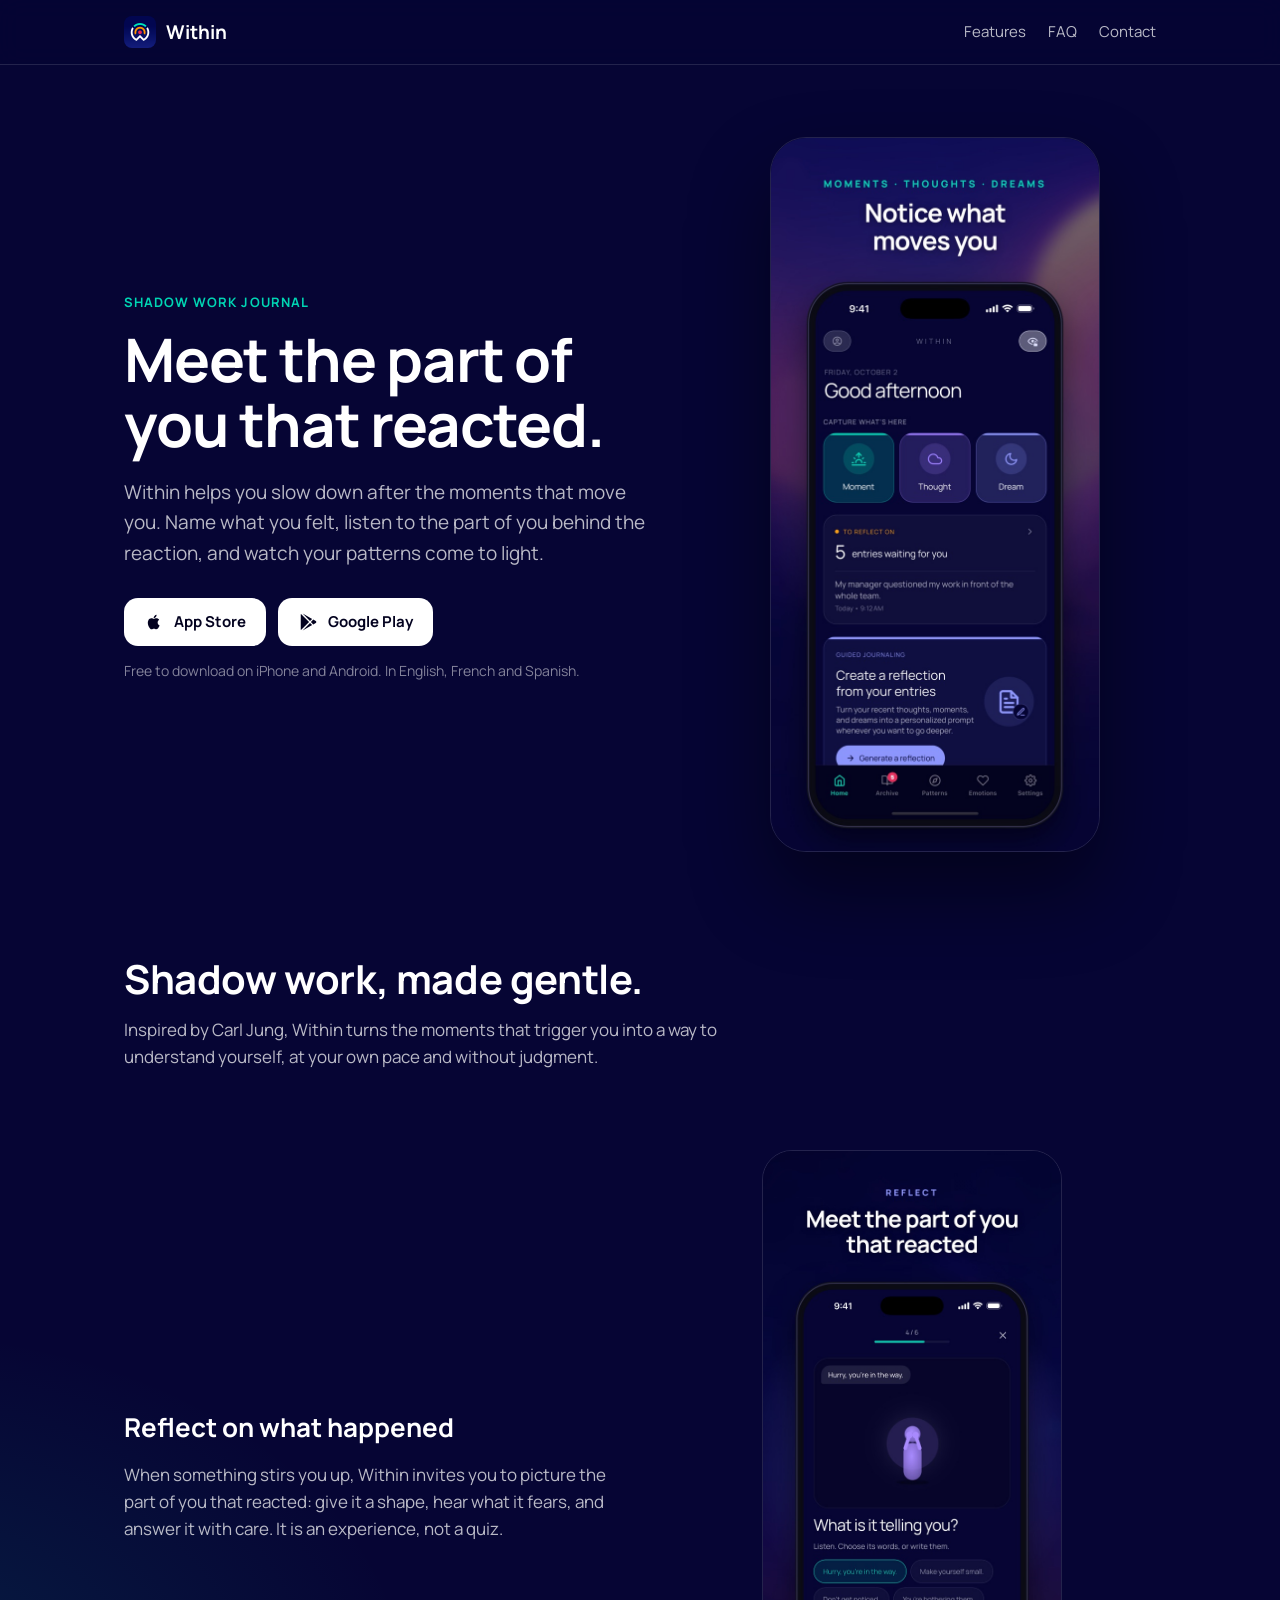
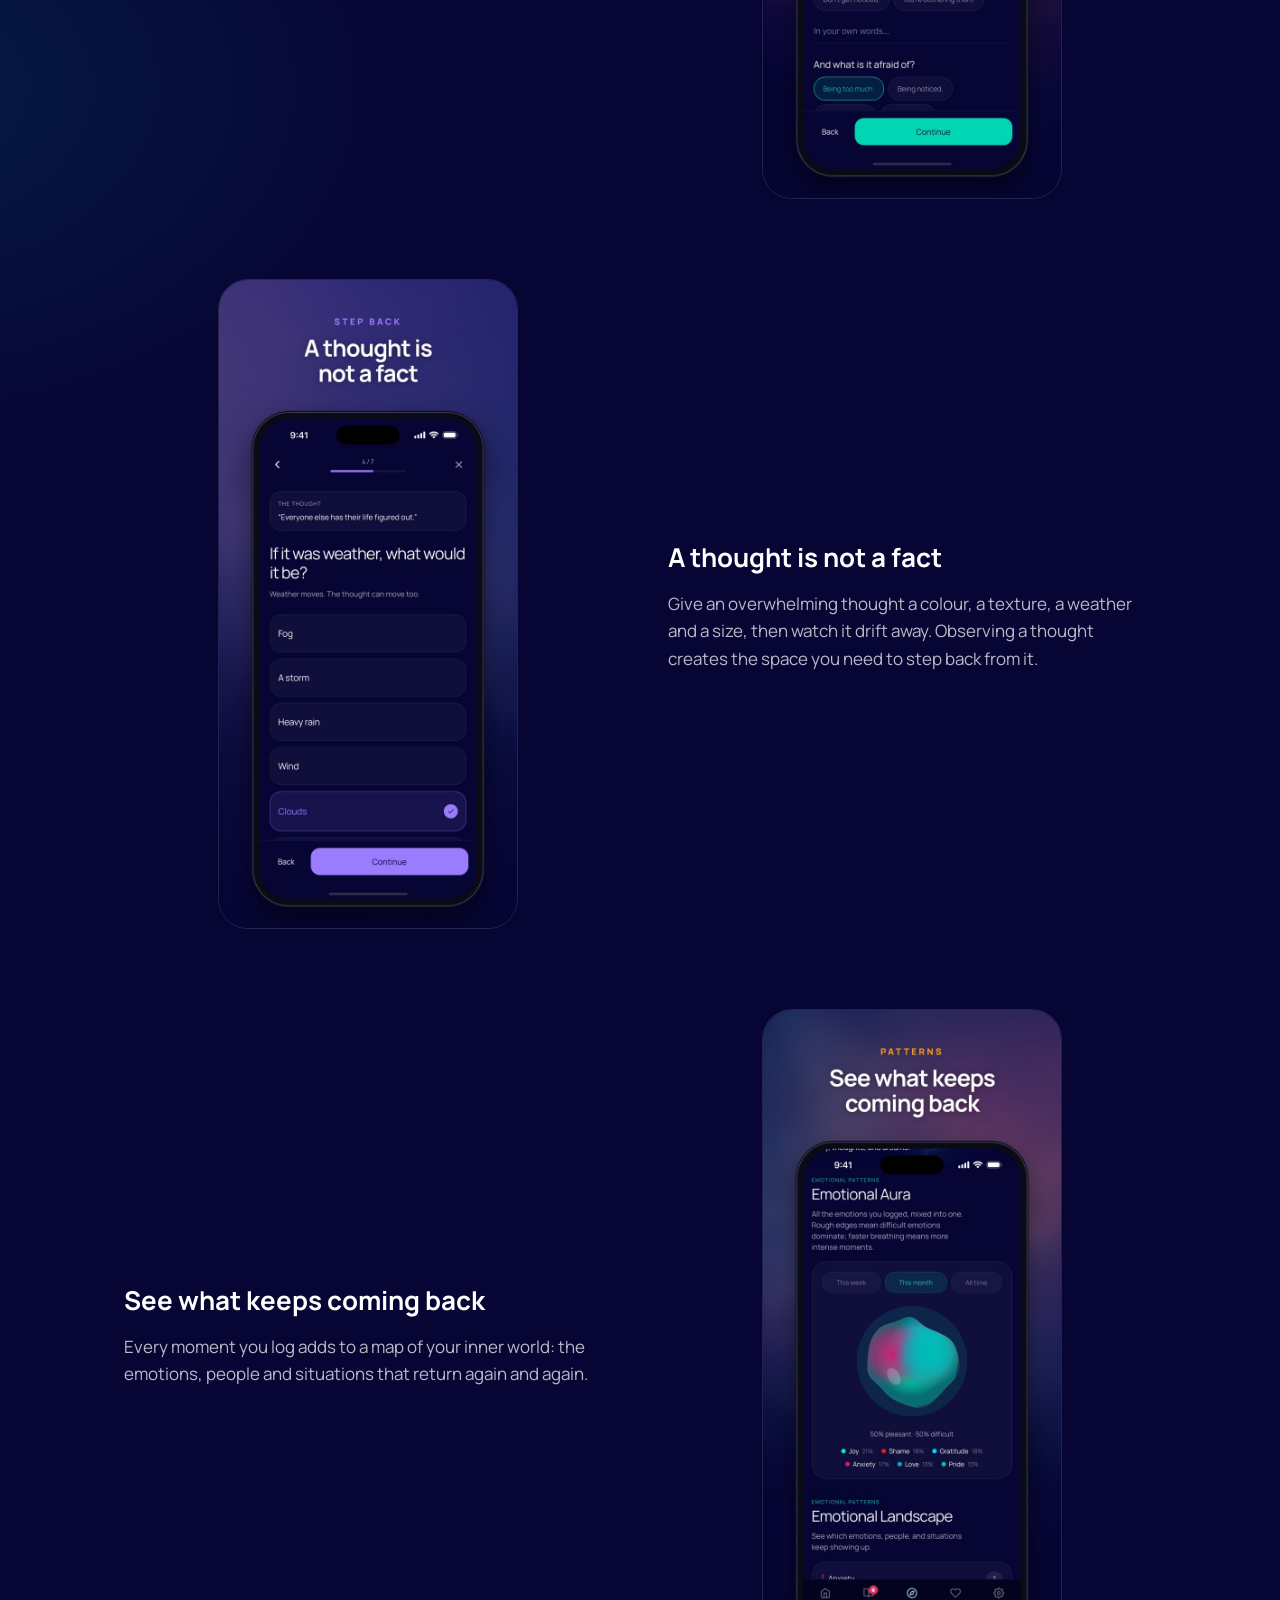
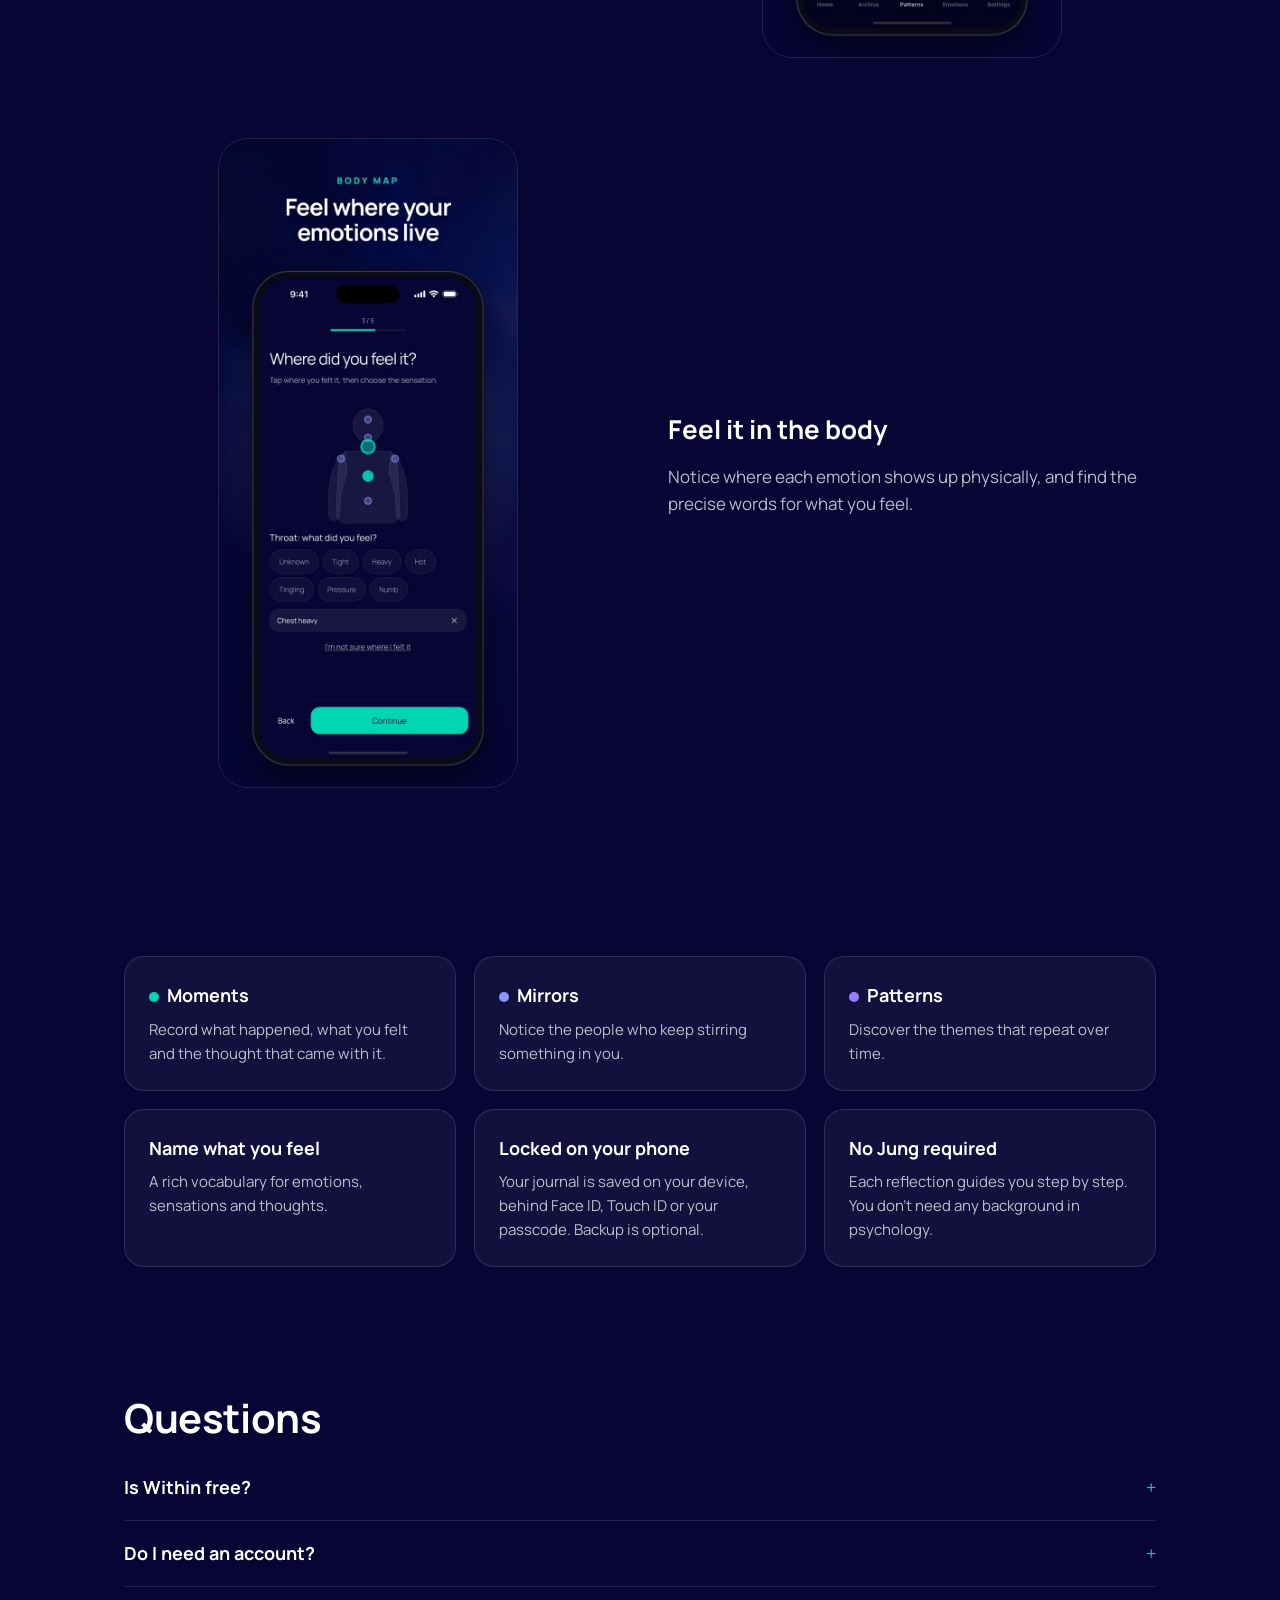
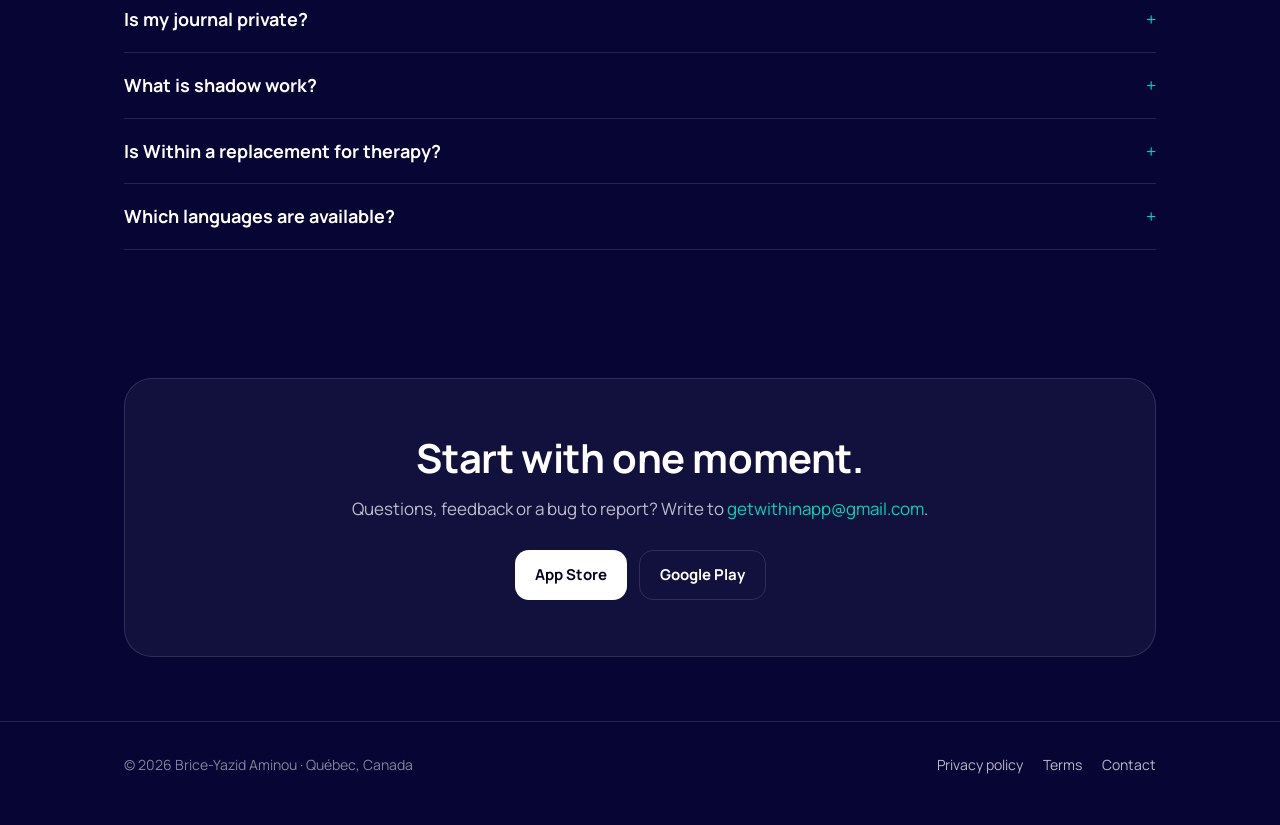
<file: index.html>
<!doctype html>
<html lang="en">
<head>
  <meta charset="utf-8">
  <meta name="viewport" content="width=device-width, initial-scale=1">
  <title>Within: Shadow Work Journal</title>
  <meta name="description" content="Within is a Jungian shadow work journal for iPhone and Android. Log the moments that move you, meet the part of you that reacted, and see the patterns that keep coming back.">
  <link rel="canonical" href="https://aswithin.io/">
  <meta property="og:title" content="Within: Shadow Work Journal">
  <meta property="og:description" content="Log the moments that move you, meet the part of you that reacted, and see the patterns that keep coming back.">
  <meta property="og:type" content="website">
  <meta property="og:url" content="https://aswithin.io/">
  <meta property="og:image" content="https://aswithin.io/img/01-capture.jpg">
  <link rel="icon" href="/favicon.png">
  <link rel="apple-touch-icon" href="/apple-touch-icon.png">
  <link rel="preconnect" href="https://fonts.googleapis.com">
  <link rel="preconnect" href="https://fonts.gstatic.com" crossorigin>
  <link href="https://fonts.googleapis.com/css2?family=Manrope:wght@400;600;700;800&display=swap" rel="stylesheet">
  <link rel="stylesheet" href="/style.css">
  <script type="application/ld+json">
  {
    "@context": "https://schema.org",
    "@type": "MobileApplication",
    "name": "Within: Shadow Work Journal",
    "operatingSystem": "iOS, Android",
    "applicationCategory": "LifestyleApplication",
    "url": "https://aswithin.io/",
    "author": { "@type": "Person", "name": "Brice-Yazid Aminou" },
    "offers": { "@type": "Offer", "price": "0", "priceCurrency": "USD" }
  }
  </script>
</head>
<body>
  <header class="site">
    <div class="wrap">
      <a class="brand" href="/"><img src="/img/icon.png" alt="">Within</a>
      <nav class="links">
        <a href="#features">Features</a>
        <a href="#faq">FAQ</a>
        <a href="#contact">Contact</a>
      </nav>
    </div>
  </header>

  <main>
    <div class="wrap hero">
      <div>
        <p class="eyebrow">Shadow work journal</p>
        <h1>Meet the part of you that reacted.</h1>
        <p class="lede">Within helps you slow down after the moments that move you. Name what you felt, listen to the part of you behind the reaction, and watch your patterns come to light.</p>
        <div class="badges" id="download">
          <a class="badge" href="https://apps.apple.com/app/id6762239886">
            <svg viewBox="0 0 24 24" fill="currentColor" aria-hidden="true"><path d="M16.37 12.6c-.02-2.2 1.8-3.26 1.88-3.31-1.03-1.5-2.62-1.7-3.18-1.73-1.35-.14-2.64.8-3.33.8-.69 0-1.74-.78-2.87-.76-1.47.02-2.83.86-3.59 2.18-1.53 2.66-.39 6.6 1.1 8.75.73 1.05 1.6 2.24 2.73 2.2 1.1-.04 1.51-.71 2.84-.71 1.32 0 1.7.71 2.86.69 1.18-.02 1.93-1.07 2.65-2.13.84-1.22 1.18-2.4 1.2-2.46-.03-.01-2.3-.88-2.32-3.5zM14.2 6.13c.6-.73 1.01-1.75.9-2.76-.87.04-1.92.58-2.54 1.31-.56.65-1.05 1.68-.92 2.67.97.08 1.96-.49 2.56-1.22z"/></svg>
            App Store
          </a>
          <a class="badge" href="https://play.google.com/store/apps/details?id=com.vividmind.within">
            <svg viewBox="0 0 24 24" fill="currentColor" aria-hidden="true"><path d="M3.6 2.3c-.2.2-.3.6-.3 1v17.4c0 .4.1.8.3 1l9.7-9.7L3.6 2.3zm10.8 10.8 2.6 2.6-11.4 6.5 8.8-9.1zm0-2.2L5.6 1.8 17 8.3l-2.6 2.6zm3.9-1.8 3 1.7c.9.5.9 1.9 0 2.4l-3 1.7-2.8-2.9 2.8-2.9z"/></svg>
            Google Play
          </a>
        </div>
        <p class="note">Free to download on iPhone and Android. In English, French and Spanish.</p>
      </div>
      <img class="phone" src="/img/01-capture.jpg" alt="Within app: capturing a moment">
    </div>

    <section id="features">
      <div class="wrap">
        <h2>Shadow work, made gentle.</h2>
        <p class="section-lede">Inspired by Carl Jung, Within turns the moments that trigger you into a way to understand yourself, at your own pace and without judgment.</p>

        <div class="feature">
          <div class="feature-text">
            <h3>Reflect on what happened</h3>
            <p>When something stirs you up, Within invites you to picture the part of you that reacted: give it a shape, hear what it fears, and answer it with care. It is an experience, not a quiz.</p>
          </div>
          <img src="/img/03-reflect.jpg" alt="Reflection screen" loading="lazy">
        </div>

        <div class="feature flip">
          <div class="feature-text">
            <h3>A thought is not a fact</h3>
            <p>Give an overwhelming thought a colour, a texture, a weather and a size, then watch it drift away. Observing a thought creates the space you need to step back from it.</p>
          </div>
          <img src="/img/04-thoughts.jpg" alt="Thought observation screen" loading="lazy">
        </div>

        <div class="feature">
          <div class="feature-text">
            <h3>See what keeps coming back</h3>
            <p>Every moment you log adds to a map of your inner world: the emotions, people and situations that return again and again.</p>
          </div>
          <img src="/img/05-patterns.jpg" alt="Patterns screen" loading="lazy">
        </div>

        <div class="feature flip">
          <div class="feature-text">
            <h3>Feel it in the body</h3>
            <p>Notice where each emotion shows up physically, and find the precise words for what you feel.</p>
          </div>
          <img src="/img/06-body.jpg" alt="Body map screen" loading="lazy">
        </div>
      </div>
    </section>

    <section>
      <div class="wrap">
        <div class="grid">
          <div class="card"><h3><span class="dot" style="background:var(--teal)"></span>Moments</h3><p>Record what happened, what you felt and the thought that came with it.</p></div>
          <div class="card"><h3><span class="dot" style="background:var(--lavender)"></span>Mirrors</h3><p>Notice the people who keep stirring something in you.</p></div>
          <div class="card"><h3><span class="dot" style="background:var(--purple)"></span>Patterns</h3><p>Discover the themes that repeat over time.</p></div>
          <div class="card"><h3>Name what you feel</h3><p>A rich vocabulary for emotions, sensations and thoughts.</p></div>
          <div class="card"><h3>Locked on your phone</h3><p>Your journal is saved on your device, behind Face ID, Touch ID or your passcode. Backup is optional.</p></div>
          <div class="card"><h3>No Jung required</h3><p>Each reflection guides you step by step. You don't need any background in psychology.</p></div>
        </div>
      </div>
    </section>

    <section id="faq">
      <div class="wrap">
        <h2>Questions</h2>
        <details><summary>Is Within free?</summary><p>Yes. Within is free to download and use on iPhone and Android.</p></details>
        <details><summary>Do I need an account?</summary><p>No. You only sign in, with Apple or Google, if you want to back up your journal and restore it on a new phone.</p></details>
        <details><summary>Is my journal private?</summary><p>Your journal is saved on your phone and can be locked with Face ID, Touch ID or your passcode. We don't sell your data, show ads or use your journal to train AI models. The <a href="/privacy">privacy policy</a> explains exactly what is collected and why.</p></details>
        <details><summary>What is shadow work?</summary><p>A practice from Jungian psychology: looking at the parts of yourself you tend to push away. With Within you start from a moment that affected you, meet the part that reacted, and notice patterns over time.</p></details>
        <details><summary>Is Within a replacement for therapy?</summary><p>No. Within is a self-reflection journal, not a medical or therapeutic service. If you are struggling, please reach out to a mental health professional or your local emergency services.</p></details>
        <details><summary>Which languages are available?</summary><p>English, French and Spanish.</p></details>
      </div>
    </section>

    <section id="contact">
      <div class="wrap">
        <div class="cta">
          <h2>Start with one moment.</h2>
          <p class="section-lede" style="margin:0 auto 28px">Questions, feedback or a bug to report? Write to <a href="mailto:getwithinapp@gmail.com">getwithinapp@gmail.com</a>.</p>
          <div class="badges">
            <a class="badge" href="https://apps.apple.com/app/id6762239886">App Store</a>
            <a class="badge ghost" href="https://play.google.com/store/apps/details?id=com.vividmind.within">Google Play</a>
          </div>
        </div>
      </div>
    </section>
  </main>

  <footer class="site">
    <div class="wrap">
      <span>© 2026 Brice-Yazid Aminou · Québec, Canada</span>
      <nav>
        <a href="/privacy">Privacy policy</a>
        <a href="/terms">Terms</a>
        <a href="mailto:getwithinapp@gmail.com">Contact</a>
      </nav>
    </div>
  </footer>
</body>
</html>
</file>
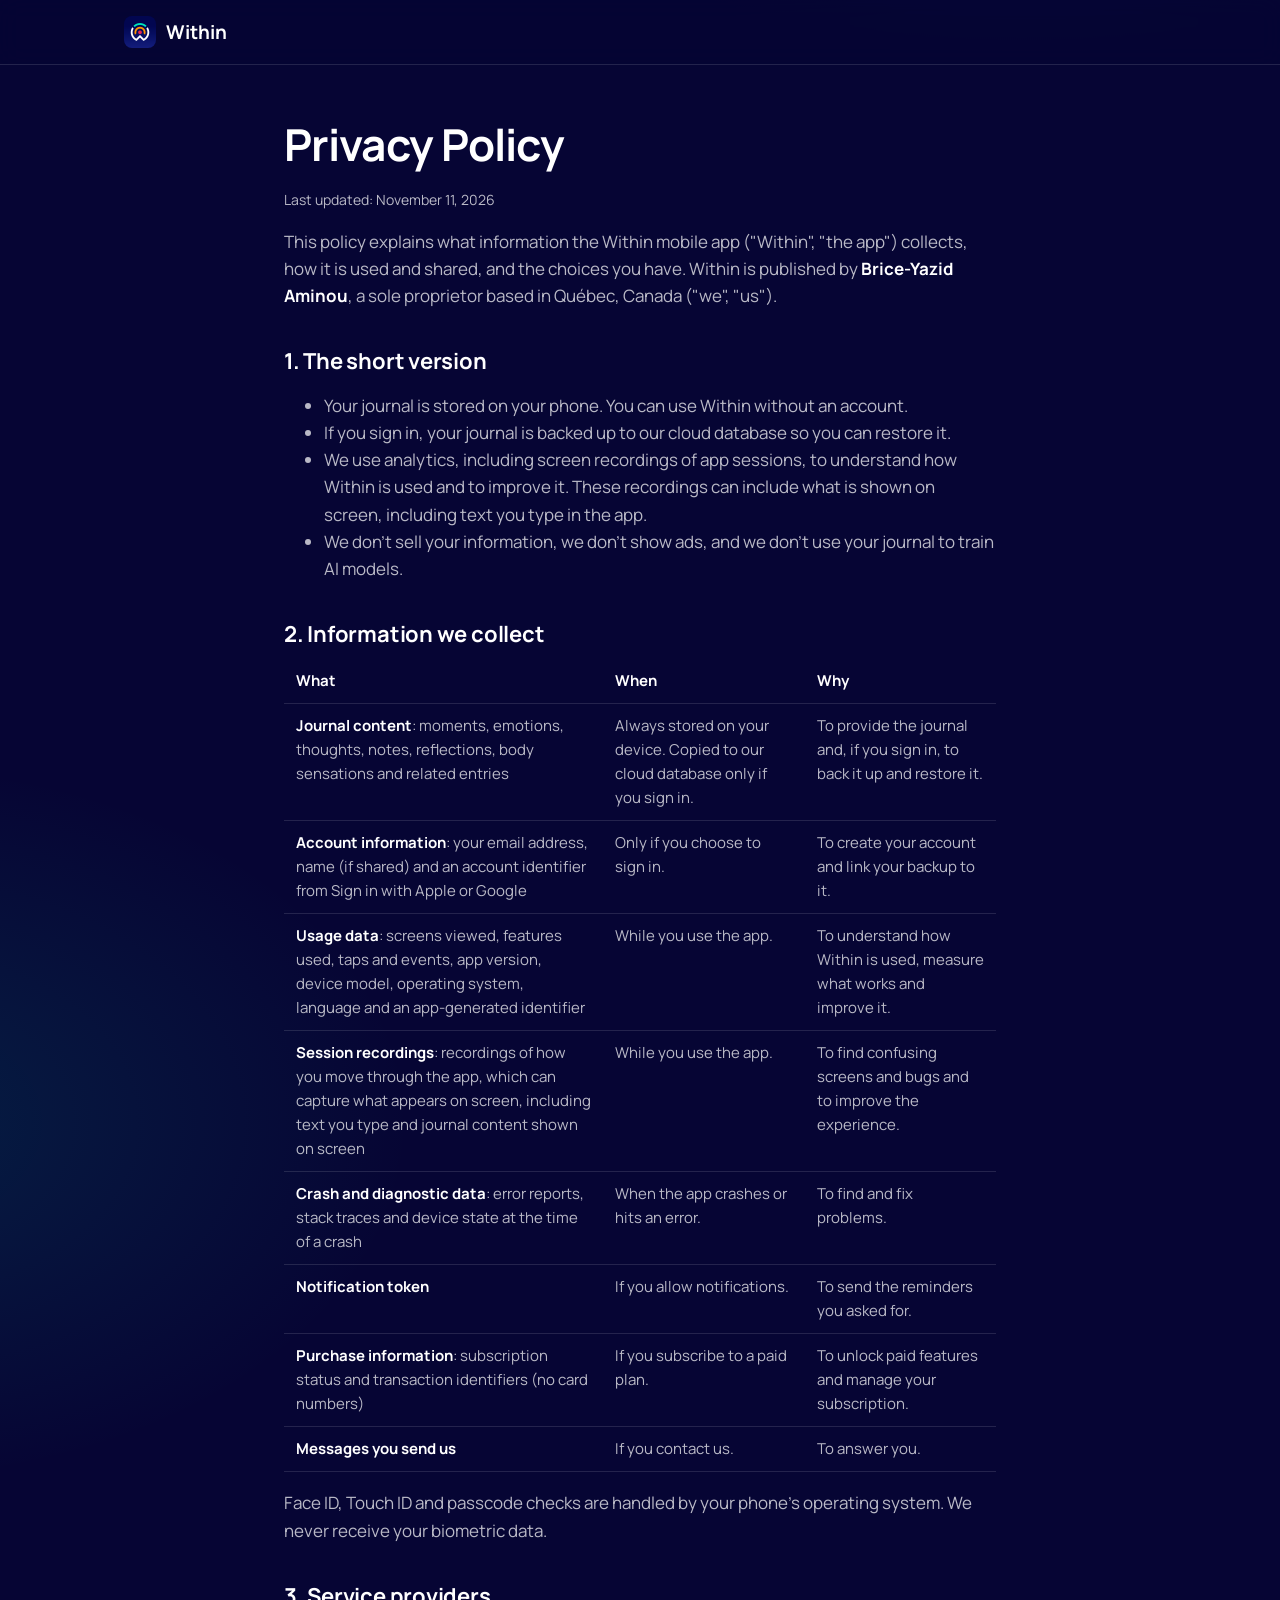
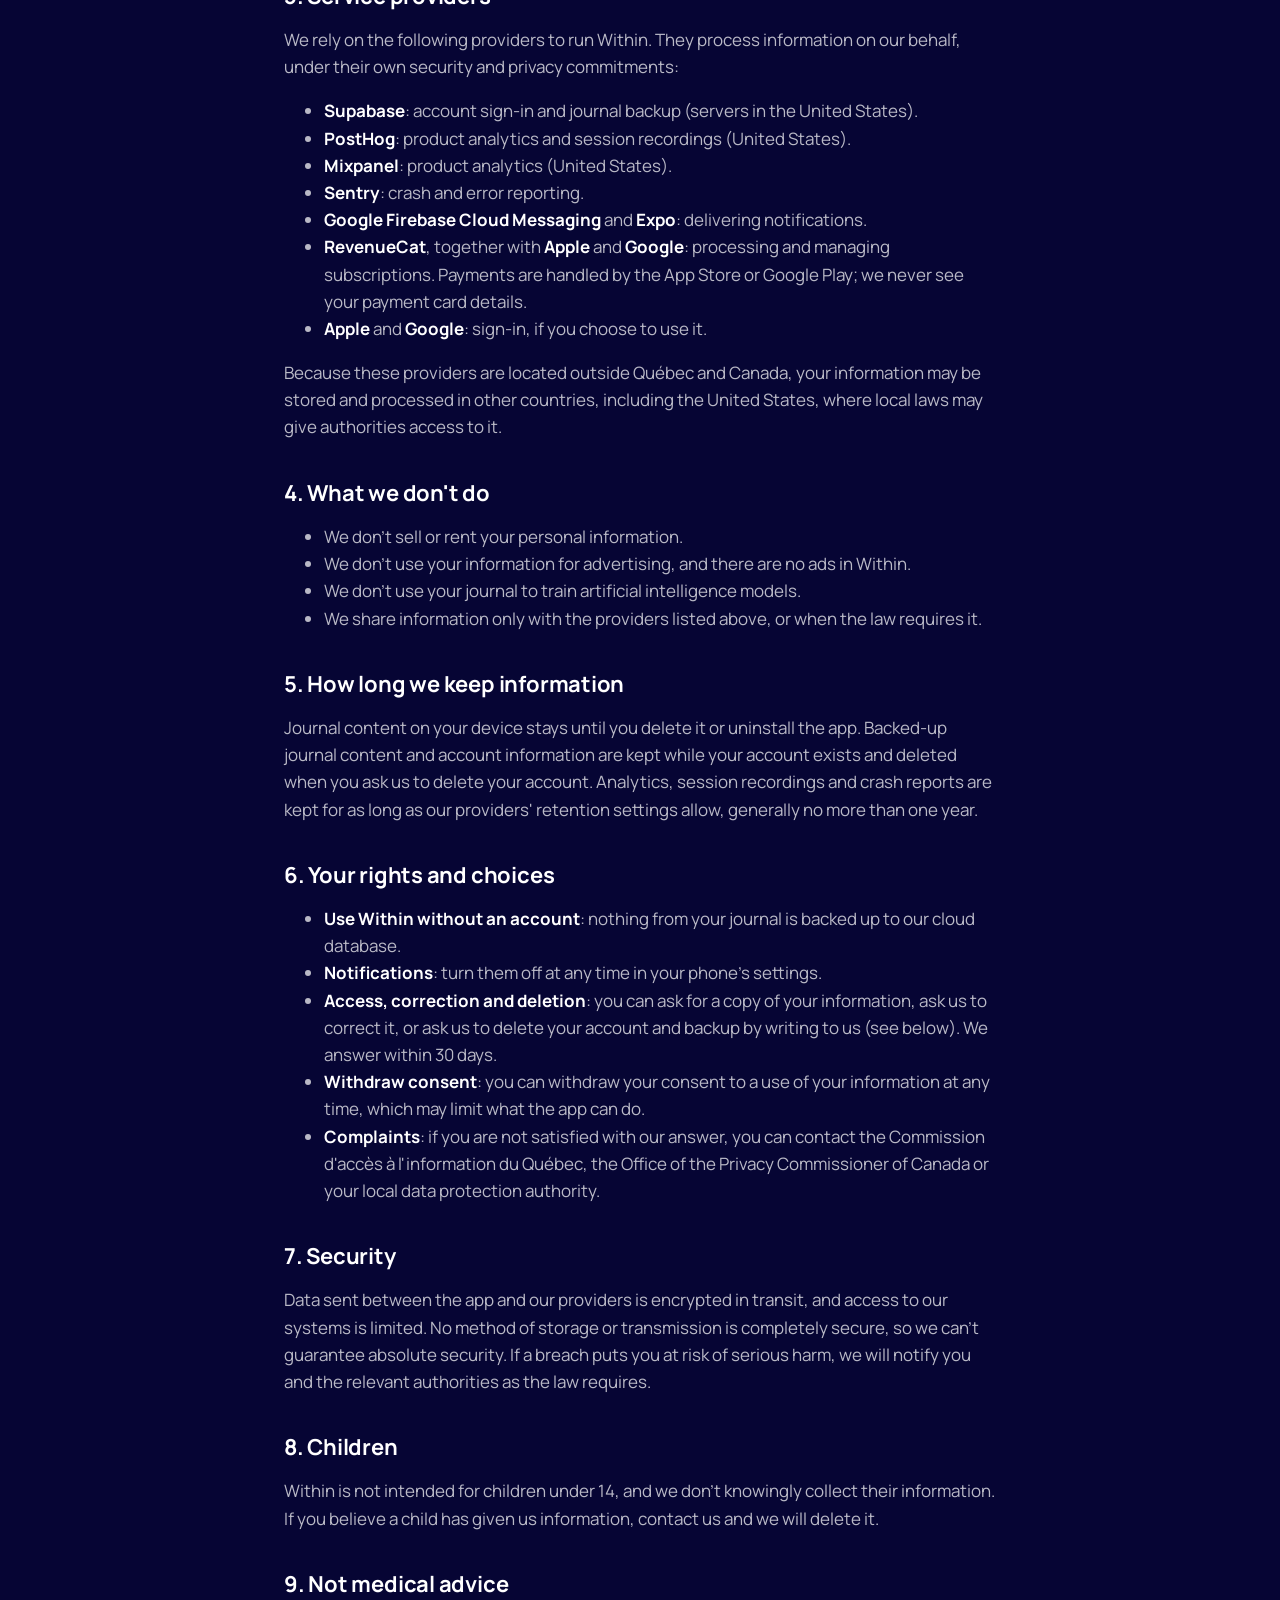
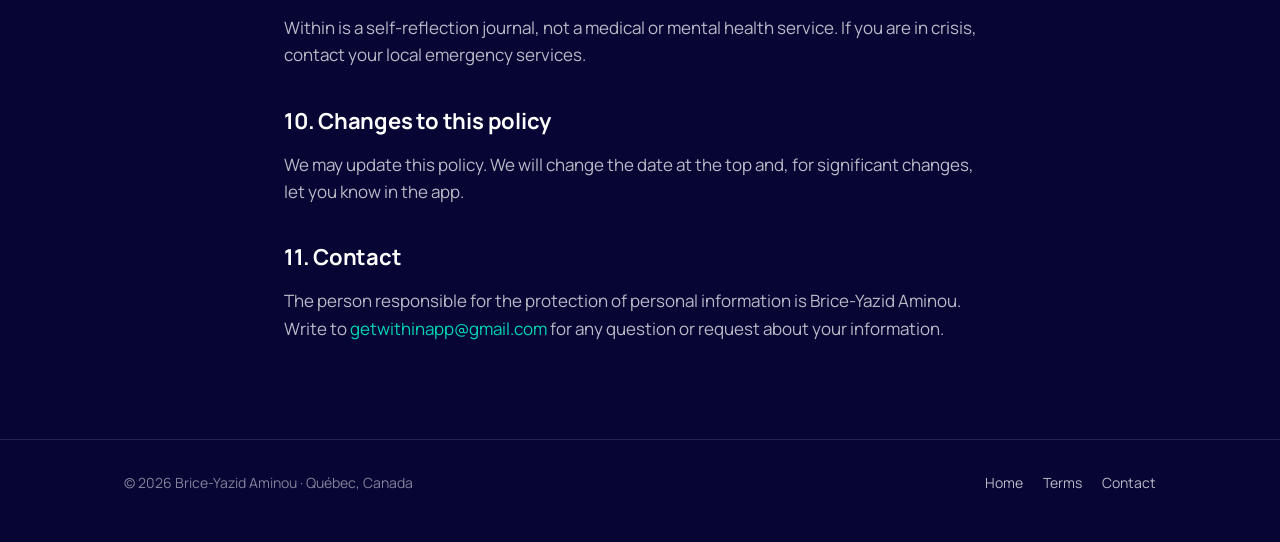
<file: privacy.html>
<!doctype html>
<html lang="en">
<head>
  <meta charset="utf-8">
  <meta name="viewport" content="width=device-width, initial-scale=1">
  <title>Privacy Policy · Within</title>
  <meta name="description" content="How the Within app collects, uses and protects your information.">
  <link rel="canonical" href="https://aswithin.io/privacy">
  <link rel="icon" href="/favicon.png">
  <link rel="preconnect" href="https://fonts.googleapis.com">
  <link rel="preconnect" href="https://fonts.gstatic.com" crossorigin>
  <link href="https://fonts.googleapis.com/css2?family=Manrope:wght@400;600;700;800&display=swap" rel="stylesheet">
  <link rel="stylesheet" href="/style.css">
</head>
<body>
  <header class="site">
    <div class="wrap">
      <a class="brand" href="/"><img src="/img/icon.png" alt="">Within</a>
    </div>
  </header>

  <main class="wrap legal">
    <h1>Privacy Policy</h1>
    <p class="updated">Last updated: November 11, 2026</p>

    <p>This policy explains what information the Within mobile app ("Within", "the app") collects, how it is used and shared, and the choices you have. Within is published by <strong>Brice-Yazid Aminou</strong>, a sole proprietor based in Québec, Canada ("we", "us").</p>

    <h2>1. The short version</h2>
    <ul>
      <li>Your journal is stored on your phone. You can use Within without an account.</li>
      <li>If you sign in, your journal is backed up to our cloud database so you can restore it.</li>
      <li>We use analytics, including screen recordings of app sessions, to understand how Within is used and to improve it. These recordings can include what is shown on screen, including text you type in the app.</li>
      <li>We don't sell your information, we don't show ads, and we don't use your journal to train AI models.</li>
    </ul>

    <h2>2. Information we collect</h2>
    <table>
      <thead><tr><th>What</th><th>When</th><th>Why</th></tr></thead>
      <tbody>
        <tr><td><strong>Journal content</strong>: moments, emotions, thoughts, notes, reflections, body sensations and related entries</td><td>Always stored on your device. Copied to our cloud database only if you sign in.</td><td>To provide the journal and, if you sign in, to back it up and restore it.</td></tr>
        <tr><td><strong>Account information</strong>: your email address, name (if shared) and an account identifier from Sign in with Apple or Google</td><td>Only if you choose to sign in.</td><td>To create your account and link your backup to it.</td></tr>
        <tr><td><strong>Usage data</strong>: screens viewed, features used, taps and events, app version, device model, operating system, language and an app-generated identifier</td><td>While you use the app.</td><td>To understand how Within is used, measure what works and improve it.</td></tr>
        <tr><td><strong>Session recordings</strong>: recordings of how you move through the app, which can capture what appears on screen, including text you type and journal content shown on screen</td><td>While you use the app.</td><td>To find confusing screens and bugs and to improve the experience.</td></tr>
        <tr><td><strong>Crash and diagnostic data</strong>: error reports, stack traces and device state at the time of a crash</td><td>When the app crashes or hits an error.</td><td>To find and fix problems.</td></tr>
        <tr><td><strong>Notification token</strong></td><td>If you allow notifications.</td><td>To send the reminders you asked for.</td></tr>
        <tr><td><strong>Purchase information</strong>: subscription status and transaction identifiers (no card numbers)</td><td>If you subscribe to a paid plan.</td><td>To unlock paid features and manage your subscription.</td></tr>
        <tr><td><strong>Messages you send us</strong></td><td>If you contact us.</td><td>To answer you.</td></tr>
      </tbody>
    </table>
    <p>Face ID, Touch ID and passcode checks are handled by your phone's operating system. We never receive your biometric data.</p>

    <h2>3. Service providers</h2>
    <p>We rely on the following providers to run Within. They process information on our behalf, under their own security and privacy commitments:</p>
    <ul>
      <li><strong>Supabase</strong>: account sign-in and journal backup (servers in the United States).</li>
      <li><strong>PostHog</strong>: product analytics and session recordings (United States).</li>
      <li><strong>Mixpanel</strong>: product analytics (United States).</li>
      <li><strong>Sentry</strong>: crash and error reporting.</li>
      <li><strong>Google Firebase Cloud Messaging</strong> and <strong>Expo</strong>: delivering notifications.</li>
      <li><strong>RevenueCat</strong>, together with <strong>Apple</strong> and <strong>Google</strong>: processing and managing subscriptions. Payments are handled by the App Store or Google Play; we never see your payment card details.</li>
      <li><strong>Apple</strong> and <strong>Google</strong>: sign-in, if you choose to use it.</li>
    </ul>
    <p>Because these providers are located outside Québec and Canada, your information may be stored and processed in other countries, including the United States, where local laws may give authorities access to it.</p>

    <h2>4. What we don't do</h2>
    <ul>
      <li>We don't sell or rent your personal information.</li>
      <li>We don't use your information for advertising, and there are no ads in Within.</li>
      <li>We don't use your journal to train artificial intelligence models.</li>
      <li>We share information only with the providers listed above, or when the law requires it.</li>
    </ul>

    <h2>5. How long we keep information</h2>
    <p>Journal content on your device stays until you delete it or uninstall the app. Backed-up journal content and account information are kept while your account exists and deleted when you ask us to delete your account. Analytics, session recordings and crash reports are kept for as long as our providers' retention settings allow, generally no more than one year.</p>

    <h2>6. Your rights and choices</h2>
    <ul>
      <li><strong>Use Within without an account</strong>: nothing from your journal is backed up to our cloud database.</li>
      <li><strong>Notifications</strong>: turn them off at any time in your phone's settings.</li>
      <li><strong>Access, correction and deletion</strong>: you can ask for a copy of your information, ask us to correct it, or ask us to delete your account and backup by writing to us (see below). We answer within 30 days.</li>
      <li><strong>Withdraw consent</strong>: you can withdraw your consent to a use of your information at any time, which may limit what the app can do.</li>
      <li><strong>Complaints</strong>: if you are not satisfied with our answer, you can contact the Commission d'accès à l'information du Québec, the Office of the Privacy Commissioner of Canada or your local data protection authority.</li>
    </ul>

    <h2>7. Security</h2>
    <p>Data sent between the app and our providers is encrypted in transit, and access to our systems is limited. No method of storage or transmission is completely secure, so we can't guarantee absolute security. If a breach puts you at risk of serious harm, we will notify you and the relevant authorities as the law requires.</p>

    <h2>8. Children</h2>
    <p>Within is not intended for children under 14, and we don't knowingly collect their information. If you believe a child has given us information, contact us and we will delete it.</p>

    <h2>9. Not medical advice</h2>
    <p>Within is a self-reflection journal, not a medical or mental health service. If you are in crisis, contact your local emergency services.</p>

    <h2>10. Changes to this policy</h2>
    <p>We may update this policy. We will change the date at the top and, for significant changes, let you know in the app.</p>

    <h2>11. Contact</h2>
    <p>The person responsible for the protection of personal information is Brice-Yazid Aminou. Write to <a href="mailto:getwithinapp@gmail.com">getwithinapp@gmail.com</a> for any question or request about your information.</p>
  </main>

  <footer class="site">
    <div class="wrap">
      <span>© 2026 Brice-Yazid Aminou · Québec, Canada</span>
      <nav>
        <a href="/">Home</a>
        <a href="/terms">Terms</a>
        <a href="mailto:getwithinapp@gmail.com">Contact</a>
      </nav>
    </div>
  </footer>
</body>
</html>
</file>
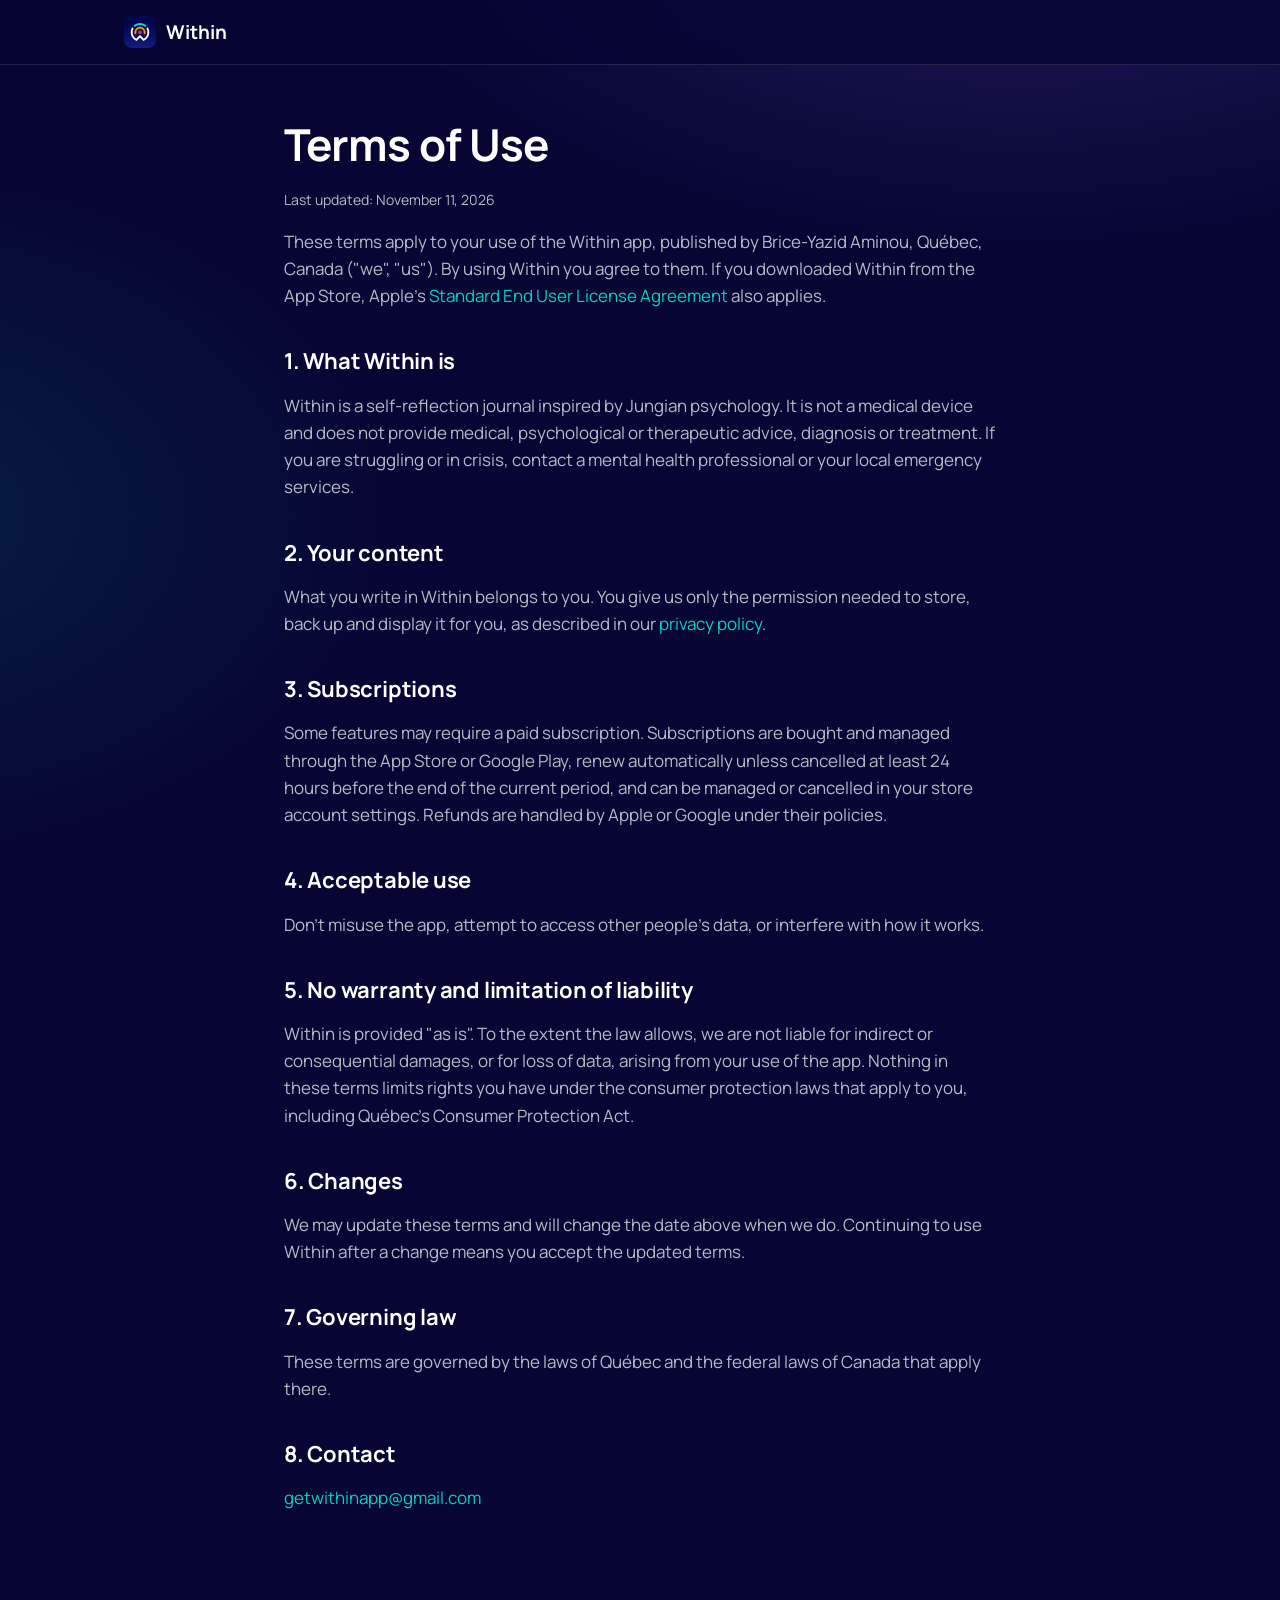
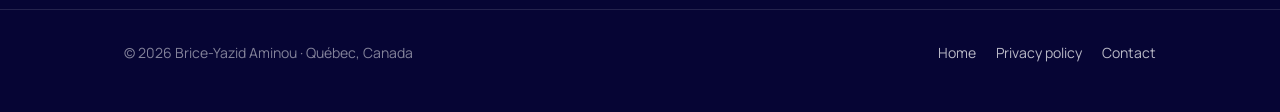
<file: terms.html>
<!doctype html>
<html lang="en">
<head>
  <meta charset="utf-8">
  <meta name="viewport" content="width=device-width, initial-scale=1">
  <title>Terms of Use · Within</title>
  <meta name="description" content="Terms of use for the Within app.">
  <link rel="canonical" href="https://aswithin.io/terms">
  <link rel="icon" href="/favicon.png">
  <link rel="preconnect" href="https://fonts.googleapis.com">
  <link rel="preconnect" href="https://fonts.gstatic.com" crossorigin>
  <link href="https://fonts.googleapis.com/css2?family=Manrope:wght@400;600;700;800&display=swap" rel="stylesheet">
  <link rel="stylesheet" href="/style.css">
</head>
<body>
  <header class="site">
    <div class="wrap">
      <a class="brand" href="/"><img src="/img/icon.png" alt="">Within</a>
    </div>
  </header>

  <main class="wrap legal">
    <h1>Terms of Use</h1>
    <p class="updated">Last updated: November 11, 2026</p>

    <p>These terms apply to your use of the Within app, published by Brice-Yazid Aminou, Québec, Canada ("we", "us"). By using Within you agree to them. If you downloaded Within from the App Store, Apple's <a href="https://www.apple.com/legal/internet-services/itunes/dev/stdeula/">Standard End User License Agreement</a> also applies.</p>

    <h2>1. What Within is</h2>
    <p>Within is a self-reflection journal inspired by Jungian psychology. It is not a medical device and does not provide medical, psychological or therapeutic advice, diagnosis or treatment. If you are struggling or in crisis, contact a mental health professional or your local emergency services.</p>

    <h2>2. Your content</h2>
    <p>What you write in Within belongs to you. You give us only the permission needed to store, back up and display it for you, as described in our <a href="/privacy">privacy policy</a>.</p>

    <h2>3. Subscriptions</h2>
    <p>Some features may require a paid subscription. Subscriptions are bought and managed through the App Store or Google Play, renew automatically unless cancelled at least 24 hours before the end of the current period, and can be managed or cancelled in your store account settings. Refunds are handled by Apple or Google under their policies.</p>

    <h2>4. Acceptable use</h2>
    <p>Don't misuse the app, attempt to access other people's data, or interfere with how it works.</p>

    <h2>5. No warranty and limitation of liability</h2>
    <p>Within is provided "as is". To the extent the law allows, we are not liable for indirect or consequential damages, or for loss of data, arising from your use of the app. Nothing in these terms limits rights you have under the consumer protection laws that apply to you, including Québec's Consumer Protection Act.</p>

    <h2>6. Changes</h2>
    <p>We may update these terms and will change the date above when we do. Continuing to use Within after a change means you accept the updated terms.</p>

    <h2>7. Governing law</h2>
    <p>These terms are governed by the laws of Québec and the federal laws of Canada that apply there.</p>

    <h2>8. Contact</h2>
    <p><a href="mailto:getwithinapp@gmail.com">getwithinapp@gmail.com</a></p>
  </main>

  <footer class="site">
    <div class="wrap">
      <span>© 2026 Brice-Yazid Aminou · Québec, Canada</span>
      <nav>
        <a href="/">Home</a>
        <a href="/privacy">Privacy policy</a>
        <a href="mailto:getwithinapp@gmail.com">Contact</a>
      </nav>
    </div>
  </footer>
</body>
</html>
</file>
<file: style.css>
:root {
  --navy: #060534;
  --navy-deep: #03021f;
  --navy-alt: #09074b;
  --teal: #00d6b4;
  --lavender: #8d96fc;
  --purple: #9b7cff;
  --text: #ffffff;
  --muted: rgba(255, 255, 255, 0.72);
  --faint: rgba(255, 255, 255, 0.5);
  --line: rgba(255, 255, 255, 0.12);
  --card: rgba(255, 255, 255, 0.05);
  --radius: 20px;
}

* { box-sizing: border-box; }

html { scroll-behavior: smooth; }

body {
  margin: 0;
  background: radial-gradient(1200px 700px at 80% -10%, rgba(155, 124, 255, 0.22), transparent 60%),
    radial-gradient(900px 600px at -10% 30%, rgba(0, 214, 180, 0.12), transparent 60%),
    var(--navy);
  color: var(--text);
  font-family: "Manrope", system-ui, -apple-system, "Segoe UI", sans-serif;
  font-size: 17px;
  line-height: 1.6;
  -webkit-font-smoothing: antialiased;
}

a { color: var(--teal); text-decoration: none; }
a:hover { text-decoration: underline; }

.wrap { max-width: 1080px; margin: 0 auto; padding: 0 24px; }

/* Header */
header.site {
  position: sticky;
  top: 0;
  z-index: 10;
  background: rgba(6, 5, 52, 0.82);
  backdrop-filter: blur(12px);
  border-bottom: 1px solid var(--line);
}
header.site .wrap {
  display: flex;
  align-items: center;
  justify-content: space-between;
  height: 64px;
}
.brand { display: flex; align-items: center; gap: 10px; color: var(--text); font-weight: 700; font-size: 19px; }
.brand:hover { text-decoration: none; }
.brand img { width: 32px; height: 32px; border-radius: 8px; }
nav.links { display: flex; gap: 22px; font-size: 15px; }
nav.links a { color: var(--muted); }
nav.links a:hover { color: var(--text); text-decoration: none; }

/* Hero */
.hero { padding-top: 72px; padding-bottom: 40px; display: grid; grid-template-columns: 1.1fr 0.9fr; gap: 48px; align-items: center; }
.eyebrow { color: var(--teal); font-weight: 700; letter-spacing: 0.08em; text-transform: uppercase; font-size: 13px; margin: 0 0 14px; }
h1 { font-size: clamp(38px, 5.4vw, 60px); line-height: 1.08; margin: 0 0 20px; letter-spacing: -0.02em; }
.lede { color: var(--muted); font-size: 19px; max-width: 34em; margin: 0 0 30px; }
.badges { display: flex; flex-wrap: wrap; gap: 12px; }
.badge {
  display: inline-flex; align-items: center; gap: 10px;
  padding: 12px 20px; border-radius: 14px;
  background: var(--text); color: var(--navy-deep);
  font-weight: 700; font-size: 15px;
}
.badge:hover { text-decoration: none; opacity: 0.9; }
.badge svg { width: 20px; height: 20px; }
.badge.ghost { background: transparent; color: var(--text); border: 1px solid var(--line); }
.note { color: var(--faint); font-size: 14px; margin-top: 14px; }

.phone {
  width: 100%; max-width: 330px; justify-self: center;
  border-radius: 36px; border: 1px solid var(--line);
  box-shadow: 0 40px 80px rgba(0, 0, 0, 0.45);
}

/* Sections */
section { padding: 64px 0; }
h2 { font-size: clamp(28px, 3.6vw, 40px); line-height: 1.15; margin: 0 0 14px; letter-spacing: -0.01em; }
.section-lede { color: var(--muted); max-width: 40em; margin: 0 0 40px; }

.feature { display: grid; grid-template-columns: 1fr 1fr; gap: 56px; align-items: center; padding: 40px 0; }
.feature.flip .feature-text { order: 2; }
.feature img { width: 100%; max-width: 300px; justify-self: center; border-radius: 30px; border: 1px solid var(--line); }
.feature h3 { font-size: 26px; margin: 0 0 12px; }
.feature p { color: var(--muted); margin: 0; }

.grid { display: grid; grid-template-columns: repeat(3, 1fr); gap: 18px; }
.card { background: var(--card); border: 1px solid var(--line); border-radius: var(--radius); padding: 24px; }
.card h3 { font-size: 18px; margin: 0 0 8px; }
.card p { color: var(--muted); margin: 0; font-size: 15px; }
.dot { display: inline-block; width: 10px; height: 10px; border-radius: 50%; margin-right: 8px; }

/* FAQ */
details { border-bottom: 1px solid var(--line); padding: 18px 0; }
details summary { cursor: pointer; font-weight: 700; font-size: 18px; list-style: none; }
details summary::-webkit-details-marker { display: none; }
details summary::after { content: "+"; float: right; color: var(--teal); font-weight: 400; }
details[open] summary::after { content: "–"; }
details p { color: var(--muted); margin: 12px 0 0; }

.cta { text-align: center; background: var(--card); border: 1px solid var(--line); border-radius: 28px; padding: 56px 24px; }
.cta .badges { justify-content: center; }

/* Footer */
footer.site { border-top: 1px solid var(--line); padding: 32px 0 48px; color: var(--faint); font-size: 14px; }
footer.site .wrap { display: flex; flex-wrap: wrap; justify-content: space-between; gap: 16px; }
footer.site nav { display: flex; gap: 20px; }
footer.site a { color: var(--muted); }

/* Legal pages */
.legal { max-width: 760px; padding-top: 56px; padding-bottom: 80px; }
.legal h1 { font-size: clamp(32px, 4.5vw, 44px); }
.legal h2 { font-size: 22px; margin: 40px 0 10px; }
.legal p, .legal li { color: var(--muted); }
.legal strong { color: var(--text); }
.legal table { width: 100%; border-collapse: collapse; font-size: 15px; margin: 12px 0; }
.legal th, .legal td { text-align: left; vertical-align: top; padding: 10px 12px; border-bottom: 1px solid var(--line); color: var(--muted); }
.legal th { color: var(--text); }
.updated { color: var(--faint); font-size: 14px; }

@media (max-width: 820px) {
  .hero { grid-template-columns: 1fr; padding-top: 48px; text-align: left; }
  .phone { max-width: 260px; }
  .feature, .feature.flip { grid-template-columns: 1fr; gap: 28px; }
  .feature.flip .feature-text { order: 0; }
  .grid { grid-template-columns: 1fr; }
  nav.links { display: none; }
  .legal table, .legal thead, .legal tbody, .legal tr, .legal th, .legal td { display: block; }
  .legal thead { display: none; }
  .legal td { border: 0; padding: 4px 0; }
  .legal tr { border-bottom: 1px solid var(--line); padding: 10px 0; }
}
</file>
